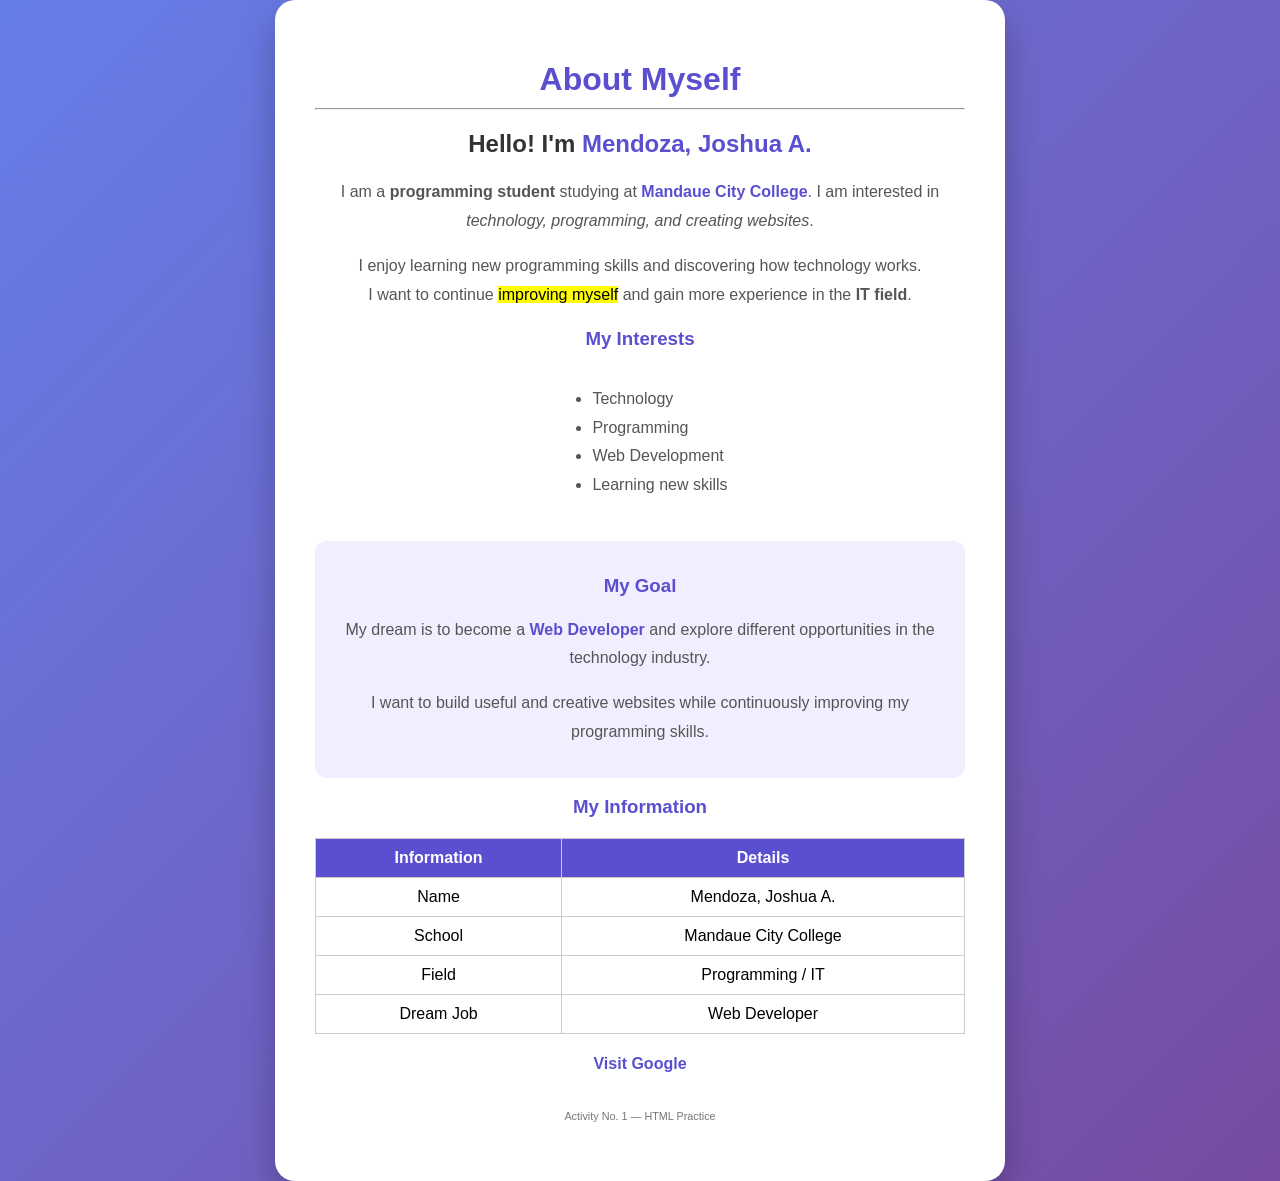
<file: ACT1_MENDOZA.html>
<!DOCTYPE html>
<html lang="en">
<head>
    <meta charset="UTF-8">
    <meta name="viewport" content="width=device-width, initial-scale=1.0">
    <title>Activity No. 1 - About Myself</title>

    <style>
        body {
            margin: 0;
            font-family: Arial, sans-serif;
            background: linear-gradient(135deg, #667eea, #764ba2);
            min-height: 100vh;
            display: flex;
            justify-content: center;
            align-items: center;
        }

        .about-box {
            background: white;
            width: 650px;
            max-width: 90%;
            padding: 40px;
            border-radius: 20px;
            text-align: center;
            box-shadow: 0 15px 35px rgba(0, 0, 0, 0.25);
        }

        h1 {
            color: #5a4fcf;
            margin-bottom: 10px;
        }

        h2 {
            color: #333;
        }

        h3 {
            color: #5a4fcf;
        }

        p {
            color: #555;
            font-size: 16px;
            line-height: 1.8;
        }

        .highlight {
            color: #5a4fcf;
            font-weight: bold;
        }

        .goal {
            margin-top: 25px;
            padding: 15px;
            background: #f1efff;
            border-radius: 12px;
        }

        ul {
            text-align: left;
            display: inline-block;
            color: #555;
            line-height: 1.8;
        }

        table {
            width: 100%;
            border-collapse: collapse;
            margin-top: 20px;
        }

        th, td {
            border: 1px solid #ccc;
            padding: 10px;
        }

        th {
            background: #5a4fcf;
            color: white;
        }

        a {
            color: #5a4fcf;
            font-weight: bold;
            text-decoration: none;
        }

        a:hover {
            text-decoration: underline;
        }

        .footer {
            margin-top: 25px;
            font-size: 13px;
            color: #777;
        }
    </style>
</head>

<body>

    <div class="about-box">

        <!-- Activity No. 1: Recreated Exercise 3 using additional HTML tags -->

        <h1>About Myself</h1>
        <hr>

        <h2>Hello! I'm <span class="highlight">Mendoza, Joshua A.</span></h2>

        <p>
            I am a <strong>programming student</strong> studying at
            <span class="highlight">Mandaue City College</span>.
            I am interested in <em>technology, programming, and creating websites</em>.
        </p>

        <p>
            I enjoy learning new programming skills and discovering
            how technology works.<br>
            I want to continue <mark>improving myself</mark> and gain more experience
            in the <strong>IT field</strong>.
        </p>

        <h3>My Interests</h3>

        <ul>
            <li>Technology</li>
            <li>Programming</li>
            <li>Web Development</li>
            <li>Learning new skills</li>
        </ul>

        <div class="goal">
            <h3>My Goal</h3>

            <p>
                My dream is to become a
                <span class="highlight">Web Developer</span>
                and explore different opportunities in the technology industry.
            </p>

            <p>
                I want to build useful and creative websites while continuously
                improving my programming skills.
            </p>
        </div>

        <h3>My Information</h3>

        <table>
            <tr>
                <th>Information</th>
                <th>Details</th>
            </tr>
            <tr>
                <td>Name</td>
                <td>Mendoza, Joshua A.</td>
            </tr>
            <tr>
                <td>School</td>
                <td>Mandaue City College</td>
            </tr>
            <tr>
                <td>Field</td>
                <td>Programming / IT</td>
            </tr>
            <tr>
                <td>Dream Job</td>
                <td>Web Developer</td>
            </tr>
        </table>

        <p>
            <a href="https://www.google.com" target="_blank">Visit Google</a>
        </p>

        <p class="footer">
            <small>Activity No. 1 &mdash; HTML Practice</small>
        </p>

    </div>

</body>
</html>
</file>
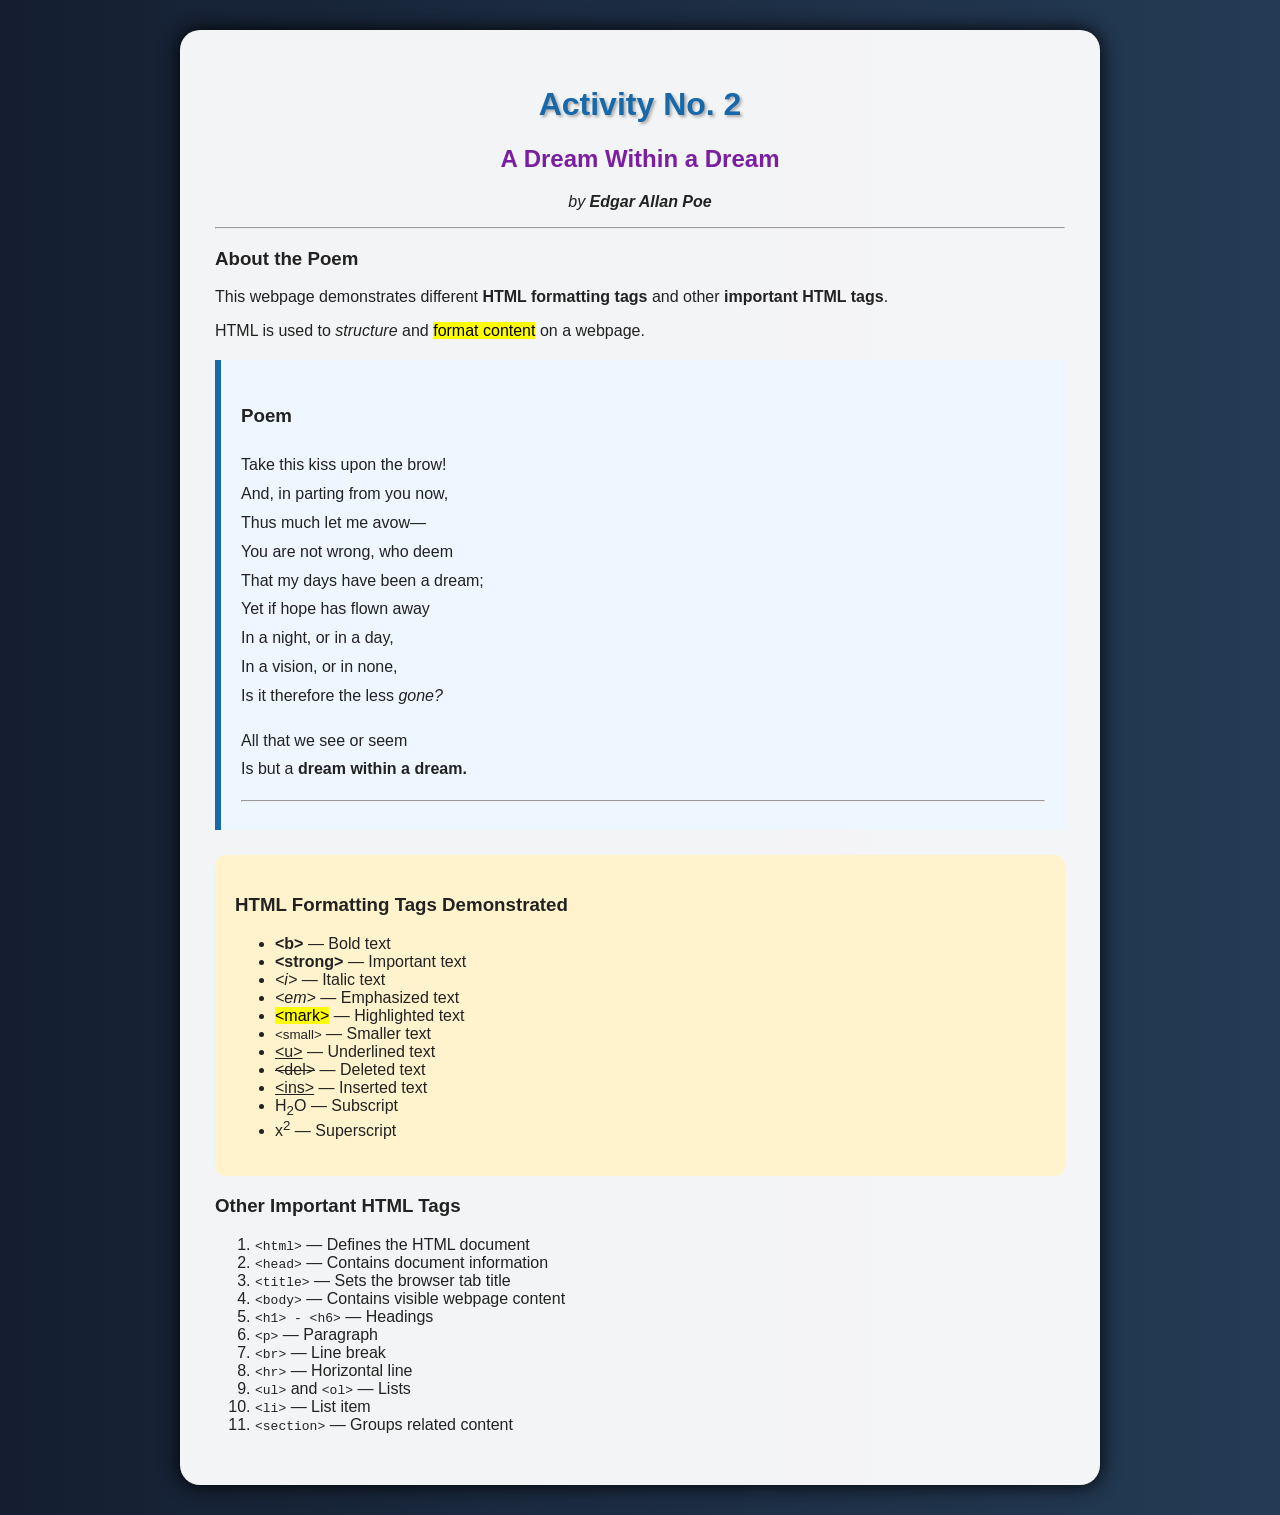
<file: ACT2_MENDOZA.html>
<!DOCTYPE html>
<html lang="en">
<head>
    <meta charset="UTF-8">
    <meta name="viewport" content="width=device-width, initial-scale=1.0">

    <title>Activity No. 2 - HTML Poem</title>

    <style>
        body {
            background: linear-gradient(to right, #141e30, #243b55);
            color: white;
            font-family: Arial, sans-serif;
            margin: 0;
            padding: 30px;
        }

        .container {
            max-width: 850px;
            margin: auto;
            background-color: rgba(255, 255, 255, 0.95);
            color: #222;
            padding: 35px;
            border-radius: 20px;
            box-shadow: 0 0 20px black;
        }

        h1 {
            text-align: center;
            color: #1769aa;
            text-shadow: 2px 2px 3px #aaa;
        }

        h2 {
            color: #7b1fa2;
            text-align: center;
        }

        .author {
            text-align: center;
            font-style: italic;
        }

        .poem {
            background-color: #eef6ff;
            border-left: 6px solid #1769aa;
            padding: 20px;
            margin-top: 20px;
            line-height: 1.8;
        }

        .tags {
            background-color: #fff3cd;
            padding: 20px;
            border-radius: 10px;
            margin-top: 25px;
        }

        footer {
            text-align: center;
            margin-top: 30px;
            color: #555;
        }
    </style>
</head>

<body>

    <div class="container">

        <!-- Main Heading -->
        <header>
            <h1>Activity No. 2</h1>
            <h2>A Dream Within a Dream</h2>
            <p class="author">by <strong>Edgar Allan Poe</strong></p>
        </header>

        <hr>

        <!-- Introduction -->
        <section>
            <h3>About the Poem</h3>

            <p>
                This webpage demonstrates different
                <b>HTML formatting tags</b> and other
                <strong>important HTML tags</strong>.
            </p>

            <p>
                HTML is used to <em>structure</em> and
                <mark>format content</mark> on a webpage.
            </p>
        </section>

        <!-- Poem -->
        <section class="poem">
            <h3>Poem</h3>

            <p>
                Take this kiss upon the brow!<br>
                And, in parting from you now,<br>
                Thus much let me avow—<br>
                You are not wrong, who deem<br>
                That my days have been a dream;<br>
                Yet if hope has flown away<br>
                In a night, or in a day,<br>
                In a vision, or in none,<br>
                Is it therefore the less <i>gone?</i><br>
            </p>

            <p>
                All that we see or seem<br>
                Is but a <b>dream within a dream.</b>
            </p>

            <hr>

        </section>

        <section class="tags">
            <h3>HTML Formatting Tags Demonstrated</h3>

            <ul>
                <li><b>&lt;b&gt;</b> — Bold text</li>
                <li><strong>&lt;strong&gt;</strong> — Important text</li>
                <li><i>&lt;i&gt;</i> — Italic text</li>
                <li><em>&lt;em&gt;</em> — Emphasized text</li>
                <li><mark>&lt;mark&gt;</mark> — Highlighted text</li>
                <li><small>&lt;small&gt;</small> — Smaller text</li>
                <li><u>&lt;u&gt;</u> — Underlined text</li>
                <li><del>&lt;del&gt;</del> — Deleted text</li>
                <li><ins>&lt;ins&gt;</ins> — Inserted text</li>
                <li>H<sub>2</sub>O — Subscript</li>
                <li>x<sup>2</sup> — Superscript</li>
            </ul>
        </section>

        <section>
            <h3>Other Important HTML Tags</h3>

            <ol>
                <li><code>&lt;html&gt;</code> — Defines the HTML document</li>
                <li><code>&lt;head&gt;</code> — Contains document information</li>
                <li><code>&lt;title&gt;</code> — Sets the browser tab title</li>
                <li><code>&lt;body&gt;</code> — Contains visible webpage content</li>
                <li><code>&lt;h1&gt; - &lt;h6&gt;</code> — Headings</li>
                <li><code>&lt;p&gt;</code> — Paragraph</li>
                <li><code>&lt;br&gt;</code> — Line break</li>
                <li><code>&lt;hr&gt;</code> — Horizontal line</li>
                <li><code>&lt;ul&gt;</code> and <code>&lt;ol&gt;</code> — Lists</li>
                <li><code>&lt;li&gt;</code> — List item</li>
                <li><code>&lt;section&gt;</code> — Groups related content</li>
            </ol>
        </section>


    </div>

</body>
</html>
</file>
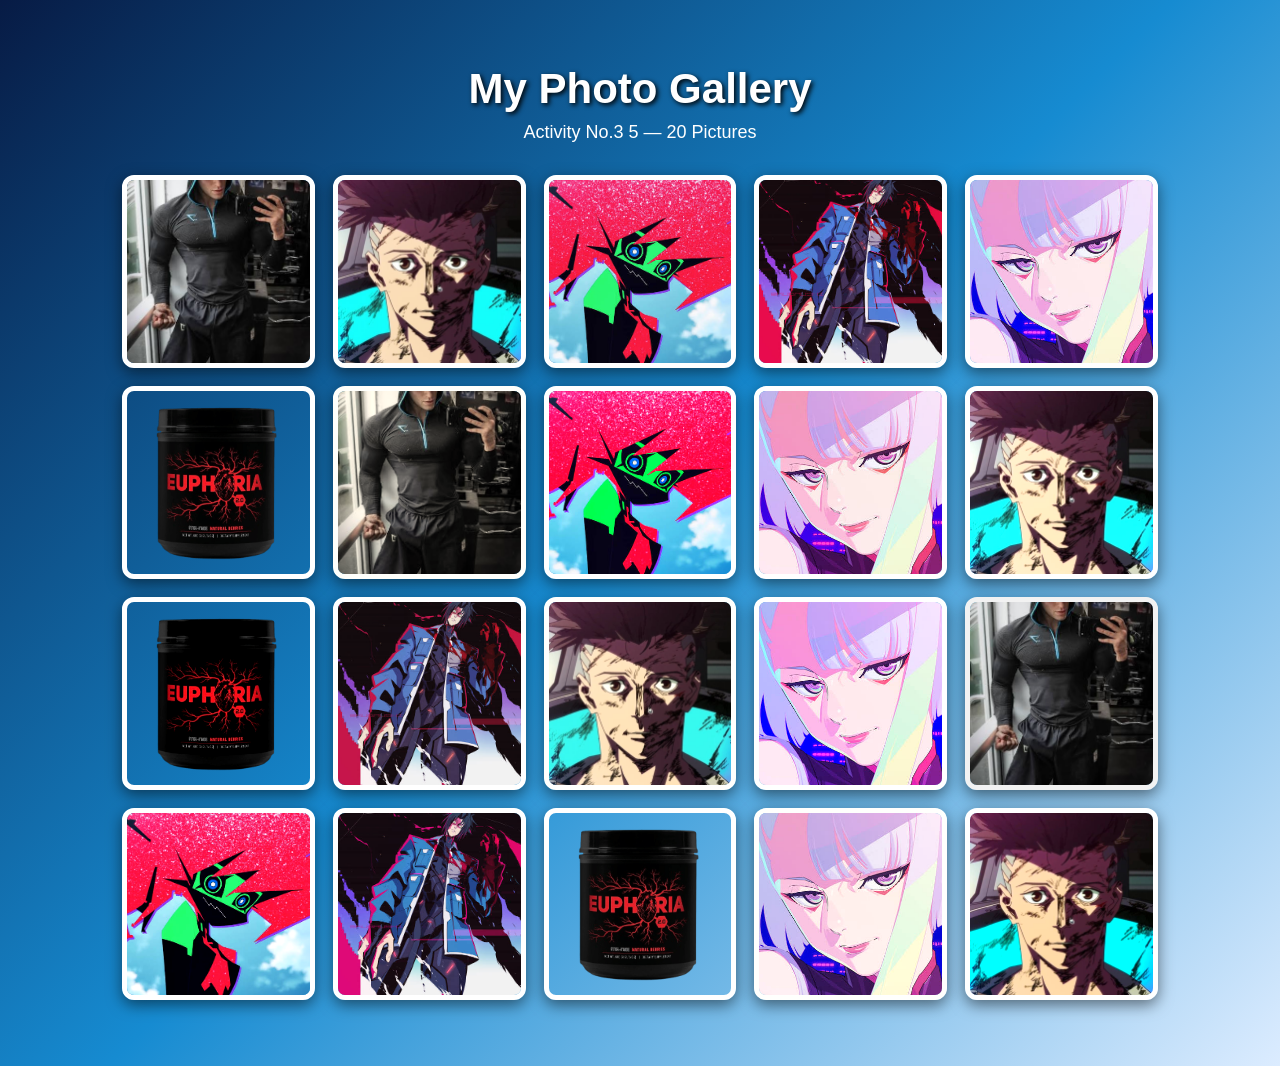
<file: ACT3_MENDOZA.html>
<!DOCTYPE html>
<html lang="en">
<head>
    <meta charset="UTF-8">
    <meta name="viewport" content="width=device-width, initial-scale=1.0">
    <title>Photo Gallery - Activity No. 5</title>

    <style>
        * {
            box-sizing: border-box;
        }

        body {
            margin: 0;
            min-height: 100vh;
            font-family: Arial, sans-serif;
            background: linear-gradient(135deg, #071b45, #168bd1, #dcecff);
            display: flex;
            justify-content: center;
            align-items: center;
            padding: 24px;
        }

        .container {
            width: min(100%, 1120px);
            text-align: center;
            padding: clamp(20px, 4vw, 42px);
        }

        h1 {
            color: white;
            font-size: clamp(28px, 5vw, 42px);
            line-height: 1.1;
            margin: 0 0 10px;
            text-shadow: 2px 2px 5px #000;
        }

        p {
            color: white;
            font-size: clamp(15px, 2.5vw, 18px);
            margin: 0 0 clamp(20px, 4vw, 32px);
        }

        .gallery {
            display: grid;
            grid-template-columns: repeat(auto-fit, minmax(min(100%, 180px), 1fr));
            gap: clamp(10px, 2vw, 18px);
        }

        .gallery img {
            display: block;
            width: 100%;
            aspect-ratio: 1;
            object-fit: cover;
            border: clamp(3px, 0.5vw, 5px) solid white;
            border-radius: 12px;
            box-shadow: 0 5px 15px rgba(0, 0, 0, 0.5);
            transition: transform 0.3s, box-shadow 0.3s;
        }

        @media (hover: hover) and (pointer: fine) {
            .gallery img:hover {
                transform: scale(1.04);
                box-shadow: 0 8px 20px rgba(0, 0, 0, 0.7);
            }
        }

        @media (max-width: 420px) {
            body {
                padding: 12px;
            }

            .container {
                padding: 18px 8px;
            }

            .gallery {
                grid-template-columns: repeat(2, minmax(0, 1fr));
            }
        }
    </style>
</head>

<body>

    <div class="container">

        <h1>My Photo Gallery</h1>
        <p>Activity No.3 5 — 20 Pictures</p>

        <div class="gallery">

            <img src="DavidLaid.jpeg" alt="Picture 1">
            <img src="DavidMartinez.jpg" alt="Picture 2">
            <img src="Capri.jpeg" alt="Picture 3">
            <img src="D.jpeg" alt="Picture 4">
            <img src="Lucy.jpeg" alt="Picture 5">

            <img src="euphoria.png" alt="Picture 6">
            <img src="DavidLaid.jpeg" alt="Picture 7" style="filter: sepia(25%)">
            <img src="Capri.jpeg" alt="Picture 8" style="filter: saturate(1.4)">
            <img src="Lucy.jpeg" alt="Picture 9" style="filter: hue-rotate(15deg)">
            <img src="DavidMartinez.jpg" alt="Picture 10" style="filter: brightness(1.08)">

            <img src="euphoria.png" alt="Picture 11" style="filter: contrast(1.15)">
            <img src="D.jpeg" alt="Picture 12" style="filter: grayscale(20%)">
            <img src="DavidMartinez.jpg" alt="Picture 13" style="filter: sepia(15%)">
            <img src="Lucy.jpeg" alt="Picture 14" style="filter: saturate(1.2)">
            <img src="DavidLaid.jpeg" alt="Picture 15" style="filter: brightness(0.95)">

            <img src="Capri.jpeg" alt="Picture 16" style="filter: contrast(1.1)">
            <img src="D.jpeg" alt="Picture 17" style="filter: hue-rotate(-15deg)">
            <img src="euphoria.png" alt="Picture 18" style="filter: grayscale(10%)">
            <img src="Lucy.jpeg" alt="Picture 19" style="filter: sepia(10%)">
            <img src="DavidMartinez.jpg" alt="Picture 20" style="filter: saturate(1.3)">

        </div>

    </div>

</body>
</html>
</file>
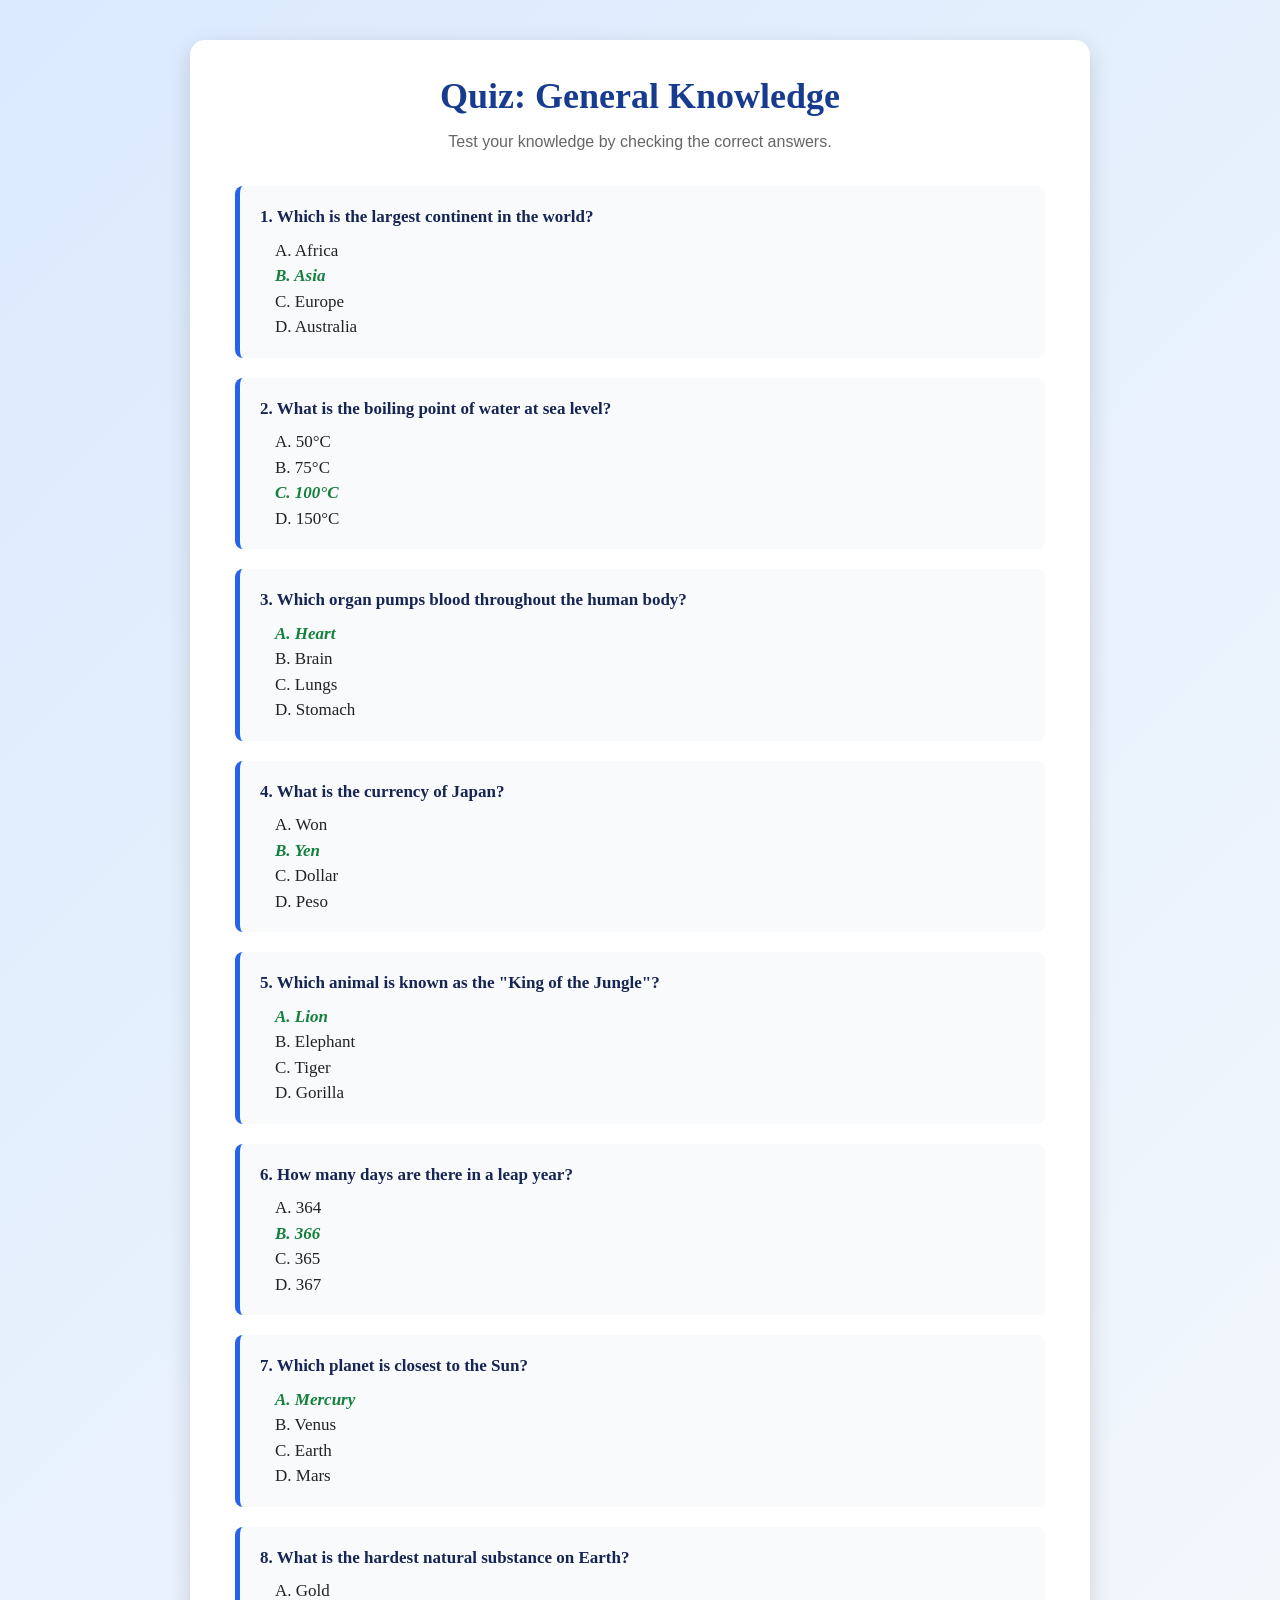
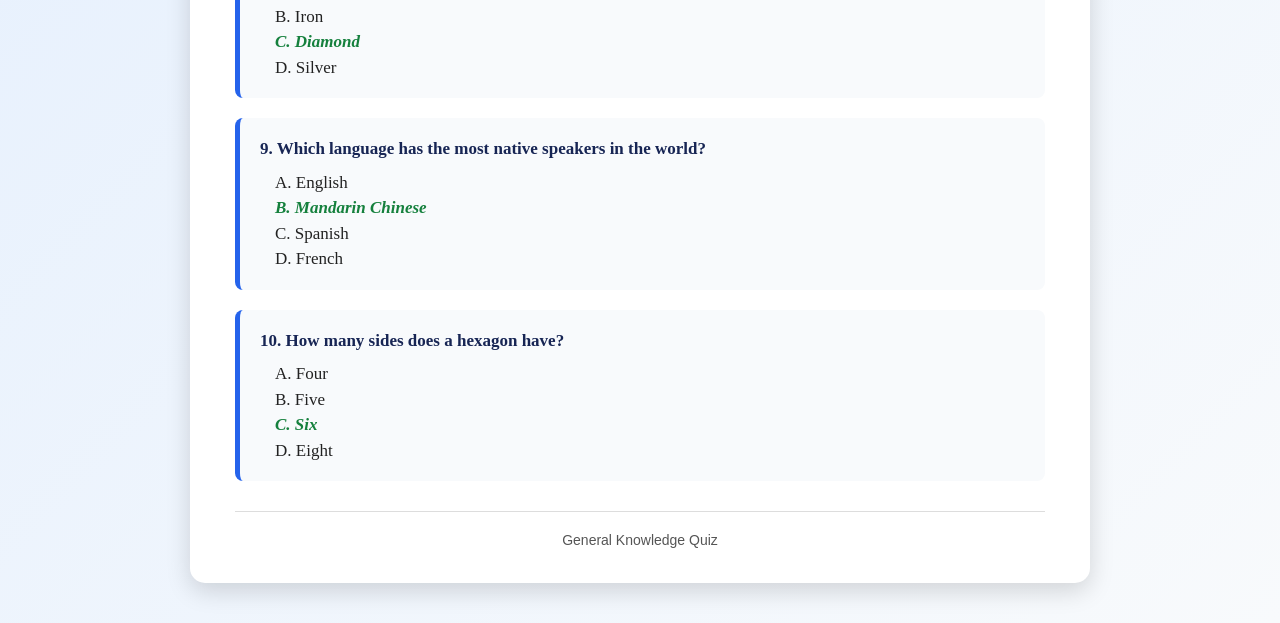
<file: ACT4_MENDOZA.html>
<!DOCTYPE html>
<html lang="en">
<head>
    <meta charset="UTF-8">
    <meta name="viewport" content="width=device-width, initial-scale=1.0">
    <title>Quiz: General Knowledge</title>

    <style>
        * {
            box-sizing: border-box;
        }

        body {
            margin: 0;
            padding: 40px 20px;
            font-family: "Times New Roman", serif;
            background: linear-gradient(135deg, #dbeafe, #f8fafc);
            color: #222;
        }

        .quiz-container {
            max-width: 900px;
            margin: auto;
            background-color: white;
            padding: 35px 45px;
            border-radius: 15px;
            box-shadow: 0 8px 25px rgba(0, 0, 0, 0.15);
        }

        h1 {
            text-align: center;
            color: #173b8f;
            font-size: 36px;
            margin-top: 0;
            margin-bottom: 8px;
        }

        .subtitle {
            text-align: center;
            color: #666;
            font-family: Arial, sans-serif;
            margin-bottom: 35px;
        }

        .question {
            background-color: #f8fafc;
            border-left: 5px solid #2563eb;
            padding: 18px 20px;
            margin-bottom: 20px;
            border-radius: 8px;
            font-size: 17px;
            line-height: 1.5;
        }

        .question-text {
            font-weight: bold;
            color: #172554;
            margin-bottom: 8px;
        }

        .choices {
            margin-left: 15px;
        }

        .correct {
            color: #15803d;
            font-weight: bold;
            font-style: italic;
        }

        .footer {
            text-align: center;
            margin-top: 30px;
            padding-top: 20px;
            border-top: 1px solid #ddd;
            color: #555;
            font-family: Arial, sans-serif;
            font-size: 14px;
        }

        @media (max-width: 600px) {
            body {
                padding: 20px 10px;
            }

            .quiz-container {
                padding: 25px 20px;
            }

            h1 {
                font-size: 28px;
            }
        }
    </style>
</head>

<body>

    <div class="quiz-container">

        <h1>Quiz: General Knowledge</h1>

        <p class="subtitle">
            Test your knowledge by checking the correct answers.
        </p>

        <!-- Question 1 -->
        <div class="question">
            <div class="question-text">
                1. Which is the largest continent in the world?
            </div>

            <div class="choices">
                A. Africa<br>
                <span class="correct">B. Asia</span><br>
                C. Europe<br>
                D. Australia
            </div>
        </div>

        <!-- Question 2 -->
        <div class="question">
            <div class="question-text">
                2. What is the boiling point of water at sea level?
            </div>

            <div class="choices">
                A. 50°C<br>
                B. 75°C<br>
                <span class="correct">C. 100°C</span><br>
                D. 150°C
            </div>
        </div>

        <!-- Question 3 -->
        <div class="question">
            <div class="question-text">
                3. Which organ pumps blood throughout the human body?
            </div>

            <div class="choices">
                <span class="correct">A. Heart</span><br>
                B. Brain<br>
                C. Lungs<br>
                D. Stomach
            </div>
        </div>

        <!-- Question 4 -->
        <div class="question">
            <div class="question-text">
                4. What is the currency of Japan?
            </div>

            <div class="choices">
                A. Won<br>
                <span class="correct">B. Yen</span><br>
                C. Dollar<br>
                D. Peso
            </div>
        </div>

        <!-- Question 5 -->
        <div class="question">
            <div class="question-text">
                5. Which animal is known as the "King of the Jungle"?
            </div>

            <div class="choices">
                <span class="correct">A. Lion</span><br>
                B. Elephant<br>
                C. Tiger<br>
                D. Gorilla
            </div>
        </div>

        <!-- Question 6 -->
        <div class="question">
            <div class="question-text">
                6. How many days are there in a leap year?
            </div>

            <div class="choices">
                A. 364<br>
                <span class="correct">B. 366</span><br>
                C. 365<br>
                D. 367
            </div>
        </div>

        <!-- Question 7 -->
        <div class="question">
            <div class="question-text">
                7. Which planet is closest to the Sun?
            </div>

            <div class="choices">
                <span class="correct">A. Mercury</span><br>
                B. Venus<br>
                C. Earth<br>
                D. Mars
            </div>
        </div>

        <!-- Question 8 -->
        <div class="question">
            <div class="question-text">
                8. What is the hardest natural substance on Earth?
            </div>

            <div class="choices">
                A. Gold<br>
                B. Iron<br>
                <span class="correct">C. Diamond</span><br>
                D. Silver
            </div>
        </div>

        <!-- Question 9 -->
        <div class="question">
            <div class="question-text">
                9. Which language has the most native speakers in the world?
            </div>

            <div class="choices">
                A. English<br>
                <span class="correct">B. Mandarin Chinese</span><br>
                C. Spanish<br>
                D. French
            </div>
        </div>

        <!-- Question 10 -->
        <div class="question">
            <div class="question-text">
                10. How many sides does a hexagon have?
            </div>

            <div class="choices">
                A. Four<br>
                B. Five<br>
                <span class="correct">C. Six</span><br>
                D. Eight
            </div>
        </div>

        <div class="footer">
            General Knowledge Quiz
        </div>

    </div>

</body>
</html>
</file>
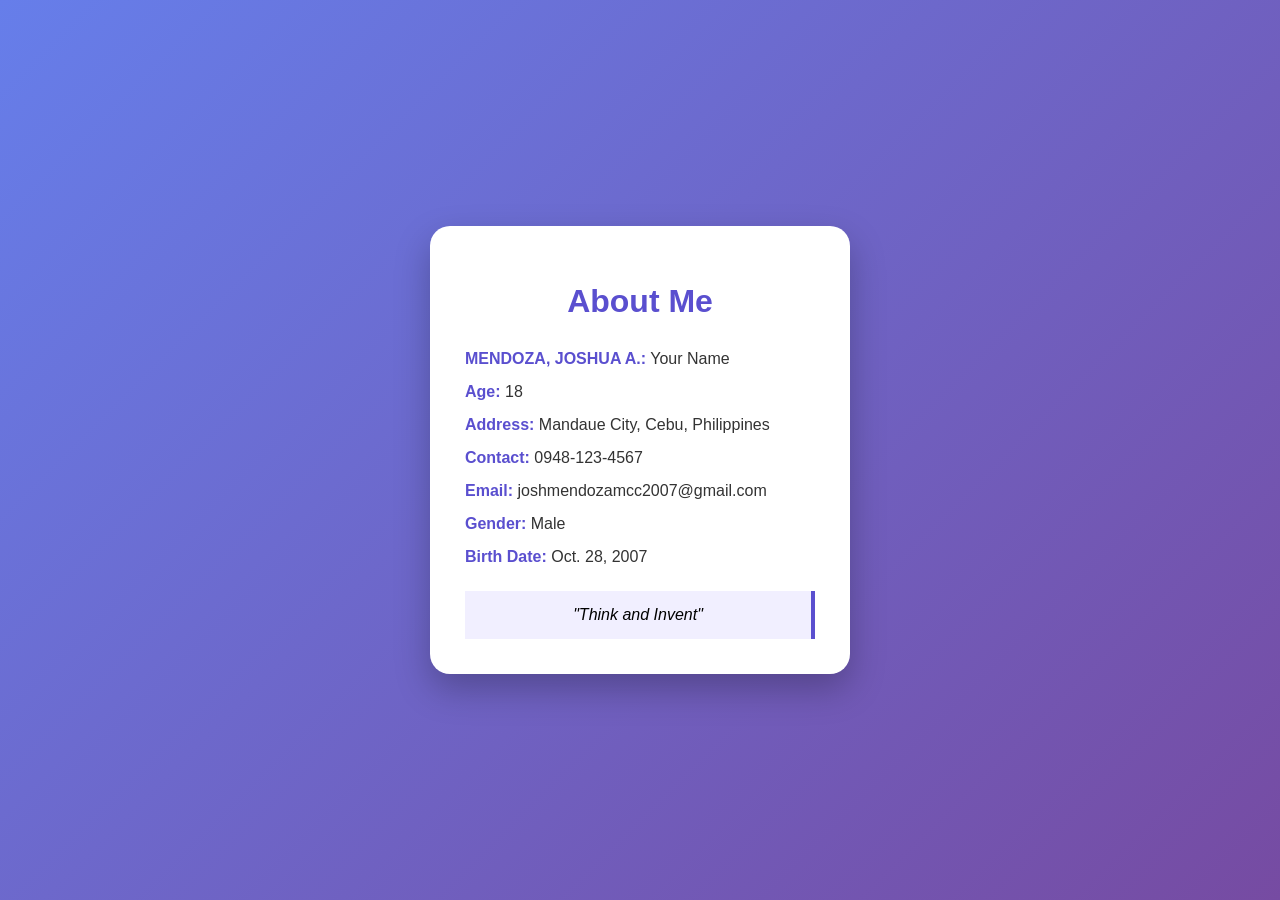
<file: EXE2_MENDOZA.html>
<!DOCTYPE html>
<html lang="en">
<head>
    <meta charset="UTF-8">
    <meta name="viewport" content="width=device-width, initial-scale=1.0">
    <title>My Introduction</title>

    <style>
        body {
            margin: 0;
            font-family: Arial, sans-serif;
            background: linear-gradient(135deg, #667eea, #764ba2);
            min-height: 100vh;
            display: flex;
            justify-content: center;
            align-items: center;
        }

        .card {
            background: white;
            width: 350px;
            padding: 35px;
            border-radius: 20px;
            box-shadow: 0 15px 35px rgba(0,0,0,0.25);
        }

        h1 {
            text-align: center;
            color: #5a4fcf;
            margin-bottom: 30px;
        }

        .info {
            margin: 15px 0;
            color: #333;
        }

        .label {
            font-weight: bold;
            color: #5a4fcf;
        }

        .motto {
            margin-top: 25px;
            padding: 15px;
            background: #f1efff;
            border-right: 4px solid #5a4fcf;
            font-style: italic;
            text-align: center;
        }
    </style>
</head>

<body>

    <div class="card">

        <h1>About Me</h1>

        <div class="info">
            <span class="label">MENDOZA, JOSHUA A.:</span> Your Name
        </div>

        <div class="info">
            <span class="label">Age:</span> 18
        </div>

        <div class="info">
            <span class="label">Address:</span> Mandaue City, Cebu, Philippines
        </div>

        <div class="info">
            <span class="label">Contact:</span> 0948-123-4567
        </div>

        <div class="info">
            <span class="label">Email:</span> joshmendozamcc2007@gmail.com
        </div>

        <div class="info">
            <span class="label">Gender:</span> Male
        </div>

        <div class="info">
            <span class="label">Birth Date:</span> Oct. 28, 2007
        </div>

        <div class="motto">
            "Think and Invent"
        </div>

    </div>

</body>
</html>
</file>
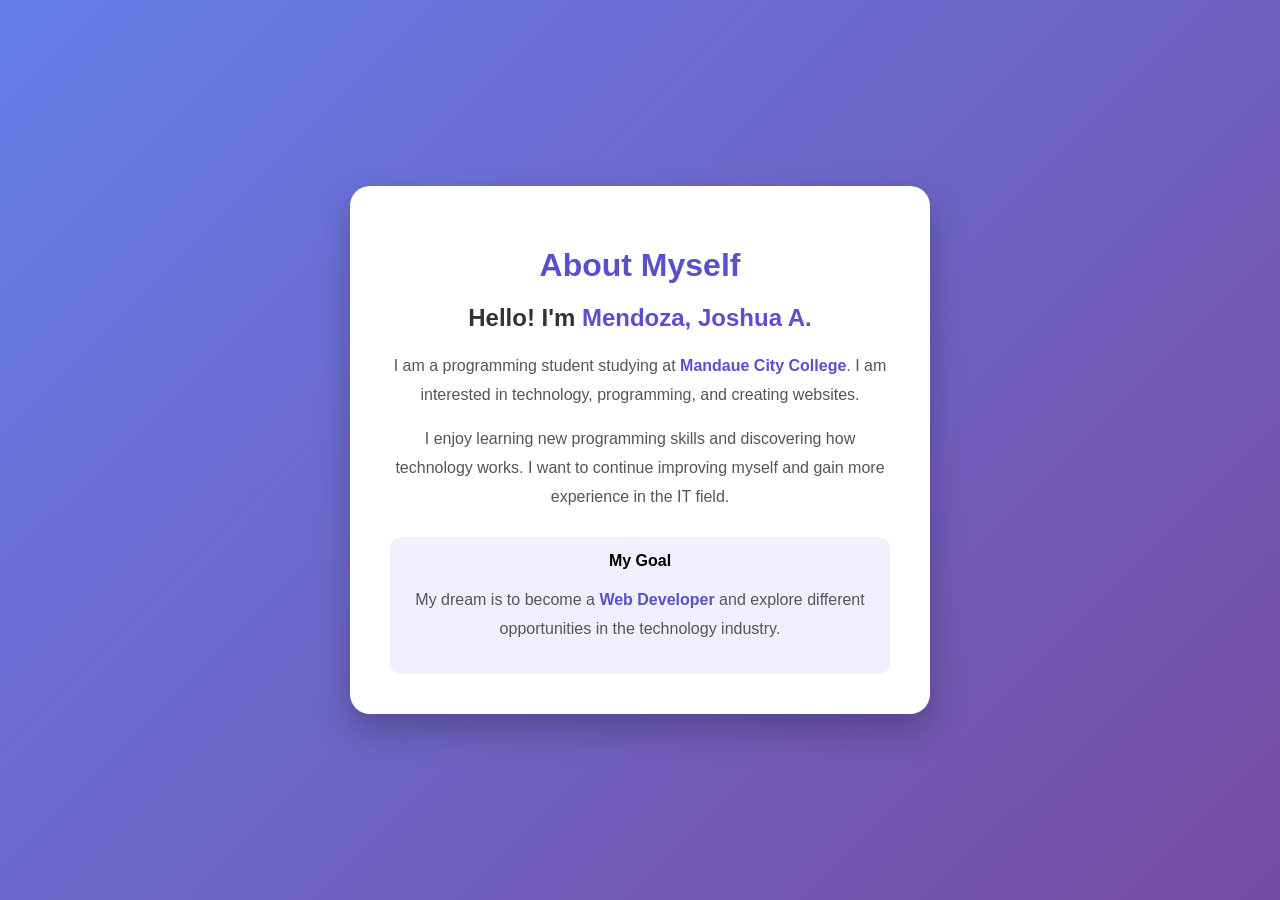
<file: EXE3_MENDOZA.html>
<!DOCTYPE html>
<html lang="en">
<head>
    <meta charset="UTF-8">
    <meta name="viewport" content="width=device-width, initial-scale=1.0">
    <title>About Myself</title>

    <style>
        body {
            margin: 0;
            font-family: Arial, sans-serif;
            background: linear-gradient(135deg, #667eea, #764ba2);
            min-height: 100vh;
            display: flex;
            justify-content: center;
            align-items: center;
        }

        .about-box {
            background: white;
            width: 500px;
            max-width: 85%;
            padding: 40px;
            border-radius: 20px;
            text-align: center;
            box-shadow: 0 15px 35px rgba(0, 0, 0, 0.25);
        }

        h1 {
            color: #5a4fcf;
            margin-bottom: 20px;
        }

        h2 {
            color: #333;
        }

        p {
            color: #555;
            font-size: 16px;
            line-height: 1.8;
        }

        .highlight {
            color: #5a4fcf;
            font-weight: bold;
        }

        .goal {
            margin-top: 25px;
            padding: 15px;
            background: #f1efff;
            border-radius: 12px;
        }
    </style>
</head>

<body>

    <div class="about-box">

        <h1>About Myself</h1>

        <h2>Hello! I'm <span class="highlight">Mendoza, Joshua A.</span></h2>

        <p>
            I am a programming student studying at
            <span class="highlight">Mandaue City College</span>.
            I am interested in technology, programming, and creating
            websites.
        </p>

        <p>
            I enjoy learning new programming skills and discovering
            how technology works. I want to continue improving myself
            and gain more experience in the IT field.
        </p>

        <div class="goal">
            <strong>My Goal</strong>
            <p>
                My dream is to become a
                <span class="highlight">Web Developer</span>
                and explore different opportunities in the technology
                industry.
            </p>
        </div>

    </div>

</body>
</html>
</file>
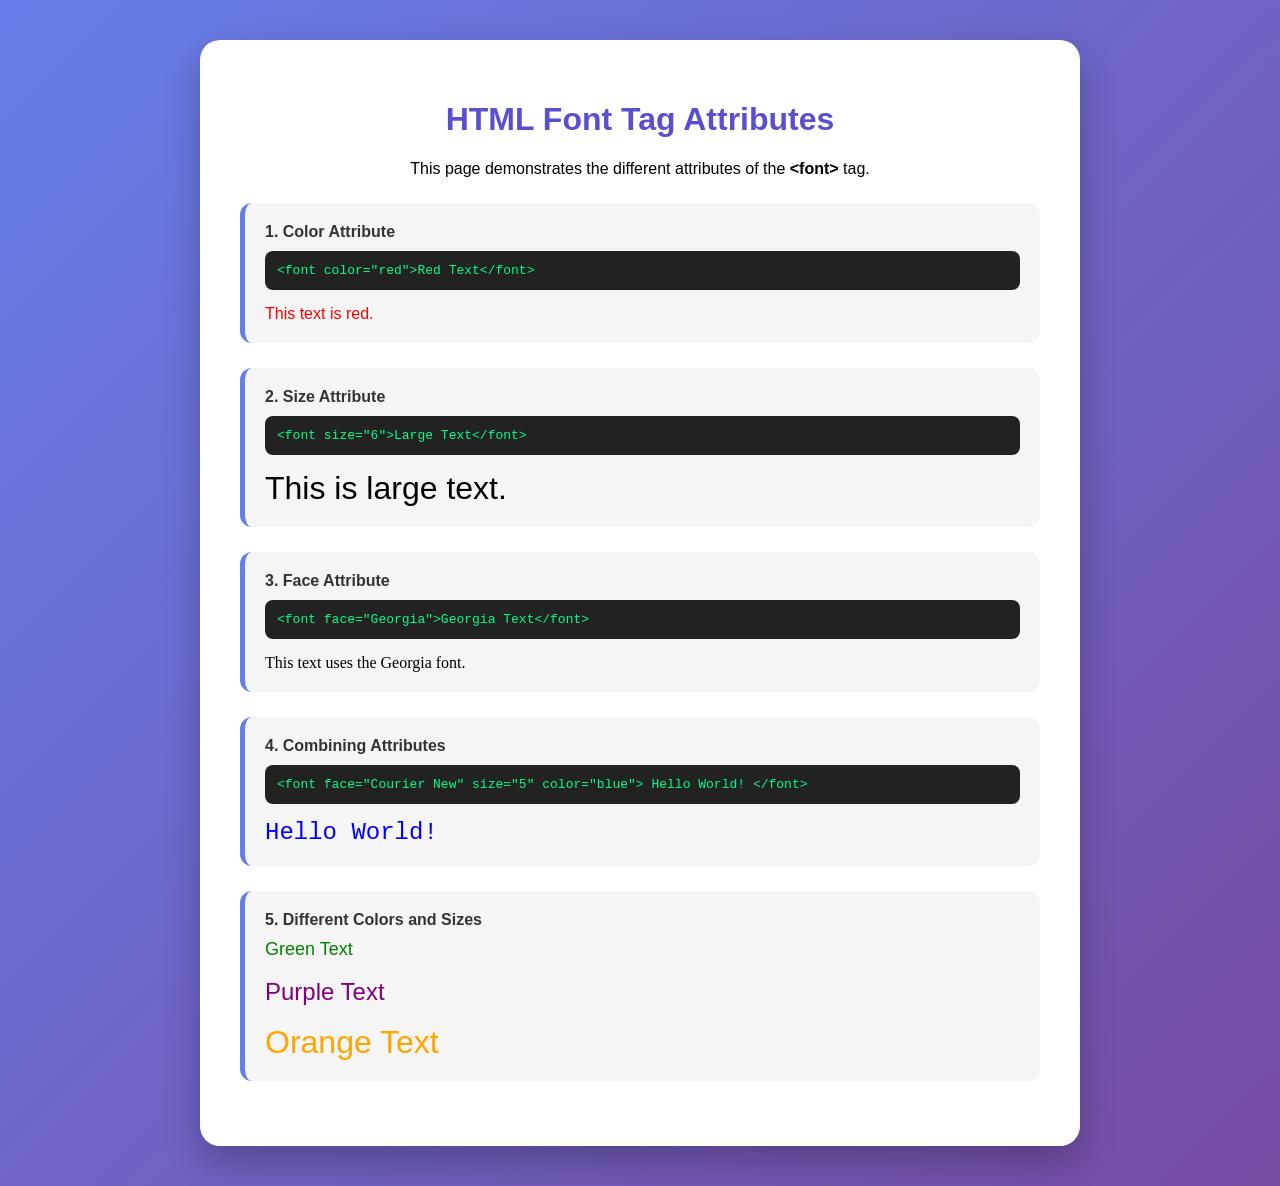
<file: EXE4.MENDOZA.html>
<!DOCTYPE html>
<html lang="en">
<head>
    <meta charset="UTF-8">
    <meta name="viewport" content="width=device-width, initial-scale=1.0">
    <title>Font Tag Attributes</title>

    <style>
        body {
            margin: 0;
            font-family: Arial, sans-serif;
            background: linear-gradient(135deg, #667eea, #764ba2);
            min-height: 100vh;
            padding: 40px 20px;
        }

        .container {
            max-width: 800px;
            margin: auto;
            background: white;
            padding: 40px;
            border-radius: 20px;
            box-shadow: 0 15px 35px rgba(0,0,0,0.25);
        }

        h1 {
            text-align: center;
            color: #5a4fcf;
        }

        .example {
            margin: 25px 0;
            padding: 20px;
            background: #f5f5f5;
            border-radius: 12px;
            border-left: 5px solid #667eea;
        }

        .label {
            font-weight: bold;
            color: #333;
            margin-bottom: 10px;
        }

        .code {
            background: #222;
            color: #00ff88;
            padding: 12px;
            border-radius: 8px;
            font-family: monospace;
            margin-bottom: 15px;
        }

        footer {
            text-align: center;
            margin-top: 30px;
            color: #777;
        }
    </style>
</head>

<body>

    <div class="container">

        <h1>HTML Font Tag Attributes</h1>

        <p style="text-align:center;">
            This page demonstrates the different attributes of the
            <strong>&lt;font&gt;</strong> tag.
        </p>

        
        <div class="example">
            <div class="label">1. Color Attribute</div>

            <div class="code">
                &lt;font color="red"&gt;Red Text&lt;/font&gt;
            </div>

            <font color="red">
                This text is red.
            </font>
        </div>


       
        <div class="example">
            <div class="label">2. Size Attribute</div>

            <div class="code">
                &lt;font size="6"&gt;Large Text&lt;/font&gt;
            </div>

            <font size="6">
                This is large text.
            </font>
        </div>


       
        <div class="example">
            <div class="label">3. Face Attribute</div>

            <div class="code">
                &lt;font face="Georgia"&gt;Georgia Text&lt;/font&gt;
            </div>

            <font face="Georgia">
                This text uses the Georgia font.
            </font>
        </div>


    
        <div class="example">
            <div class="label">4. Combining Attributes</div>

            <div class="code">
                &lt;font face="Courier New" size="5" color="blue"&gt;
                Hello World!
                &lt;/font&gt;
            </div>

            <font face="Courier New" size="5" color="blue">
                Hello World!
            </font>
        </div>


      
        <div class="example">
            <div class="label">5. Different Colors and Sizes</div>

            <font color="green" size="4">
                Green Text
            </font>
            <br><br>

            <font color="purple" size="5">
                Purple Text
            </font>
            <br><br>

            <font color="orange" size="6">
                Orange Text
            </font>
        </div>


       
    </div>

</body>
</html>
</file>
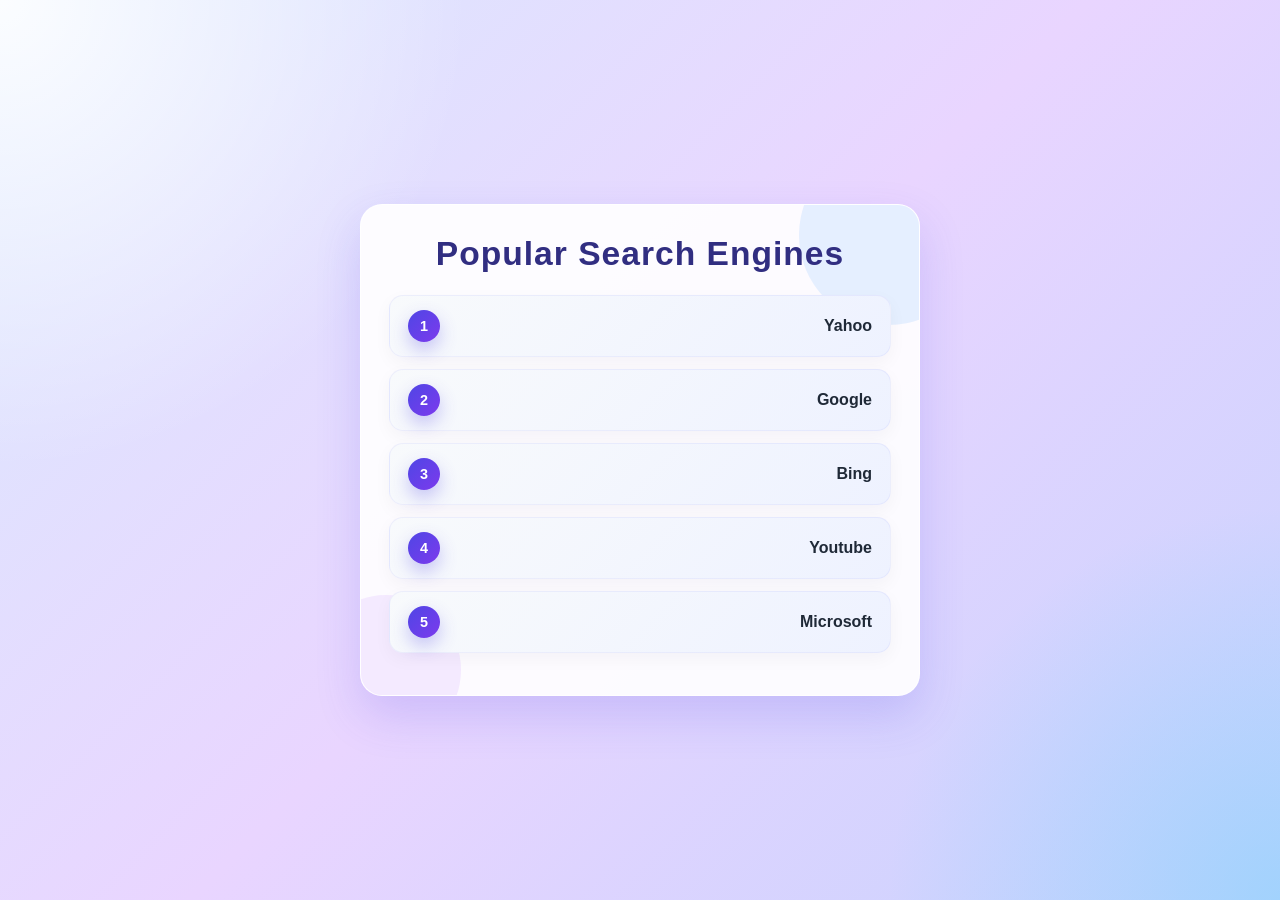
<file: EXE7_MENDOZA.html>
<!DOCTYPE html>
<html lang="en">
<head>
    <meta charset="UTF-8">
    <meta name="viewport" content="width=device-width, initial-scale=1.0">
    <title>Popular Search Engines</title>

    <style>
        * {
            box-sizing: border-box;
        }

        body {
            margin: 0;
            min-height: 100vh;
            display: flex;
            align-items: center;
            justify-content: center;
            padding: 30px;
            font-family: Arial, sans-serif;
            background:
                radial-gradient(circle at top left, rgba(255,255,255,0.9), transparent 30%),
                radial-gradient(circle at bottom right, rgba(125, 211, 252, 0.5), transparent 25%),
                linear-gradient(135deg, #dbeafe, #e9d5ff, #c7d2fe);
        }

        .container {
            position: relative;
            width: 100%;
            max-width: 560px;
            padding: 30px 28px;
            background: rgba(255, 255, 255, 0.9);
            border: 1px solid rgba(255,255,255,0.8);
            border-radius: 22px;
            box-shadow: 0 20px 45px rgba(79, 70, 229, 0.18);
            overflow: hidden;
        }

        .container::before {
            content: "";
            position: absolute;
            top: -60px;
            right: -60px;
            width: 180px;
            height: 180px;
            background: rgba(96, 165, 250, 0.15);
            border-radius: 50%;
        }

        .container::after {
            content: "";
            position: absolute;
            bottom: -50px;
            left: -50px;
            width: 150px;
            height: 150px;
            background: rgba(168, 85, 247, 0.10);
            border-radius: 50%;
        }

        h2 {
            position: relative;
            margin: 0 0 22px;
            text-align: center;
            font-size: 2.1rem;
            color: #312e81;
            letter-spacing: 1px;
            z-index: 1;
        }

        ol {
            position: relative;
            list-style: none;
            margin: 0;
            padding: 0;
            z-index: 1;
        }

        li {
            margin: 12px 0;
        }

        a {
            display: flex;
            align-items: center;
            justify-content: space-between;
            padding: 14px 18px;
            border-radius: 14px;
            color: #1f2937;
            text-decoration: none;
            font-weight: 700;
            background: linear-gradient(135deg, #f8fafc, #eef2ff);
            border: 1px solid rgba(99, 102, 241, 0.08);
            box-shadow: 0 6px 18px rgba(15, 23, 42, 0.04);
            transition: all 0.25s ease;
        }

        a::before {
            content: counter(list-item);
            display: inline-flex;
            align-items: center;
            justify-content: center;
            width: 32px;
            height: 32px;
            margin-right: 12px;
            border-radius: 50%;
            background: linear-gradient(135deg, #4f46e5, #7c3aed);
            color: white;
            font-size: 0.9rem;
            box-shadow: 0 8px 18px rgba(79, 70, 229, 0.3);
        }

        a:hover {
            background: linear-gradient(135deg, #eef2ff, #e0e7ff);
            transform: translateY(-2px) scale(1.01);
            box-shadow: 0 12px 22px rgba(79, 70, 229, 0.15);
            color: #312e81;
        }

        a:active {
            transform: translateY(0);
        }
    </style>
</head>

<body>

    <div class="container">
        <h2>Popular Search Engines</h2>

        <ol>
            <li><a href="https://www.yahoo.com" target="_blank">Yahoo</a></li>
            <li><a href="https://www.google.com" target="_blank">Google</a></li>
            <li><a href="https://www.bing.com" target="_blank">Bing</a></li>
            <li><a href="https://www.youtube.com" target="_blank">Youtube</a></li>
            <li><a href="https://www.microsoft.com" target="_blank">Microsoft</a></li>
        </ol>
    </div>

</body>
</html>
</file>
